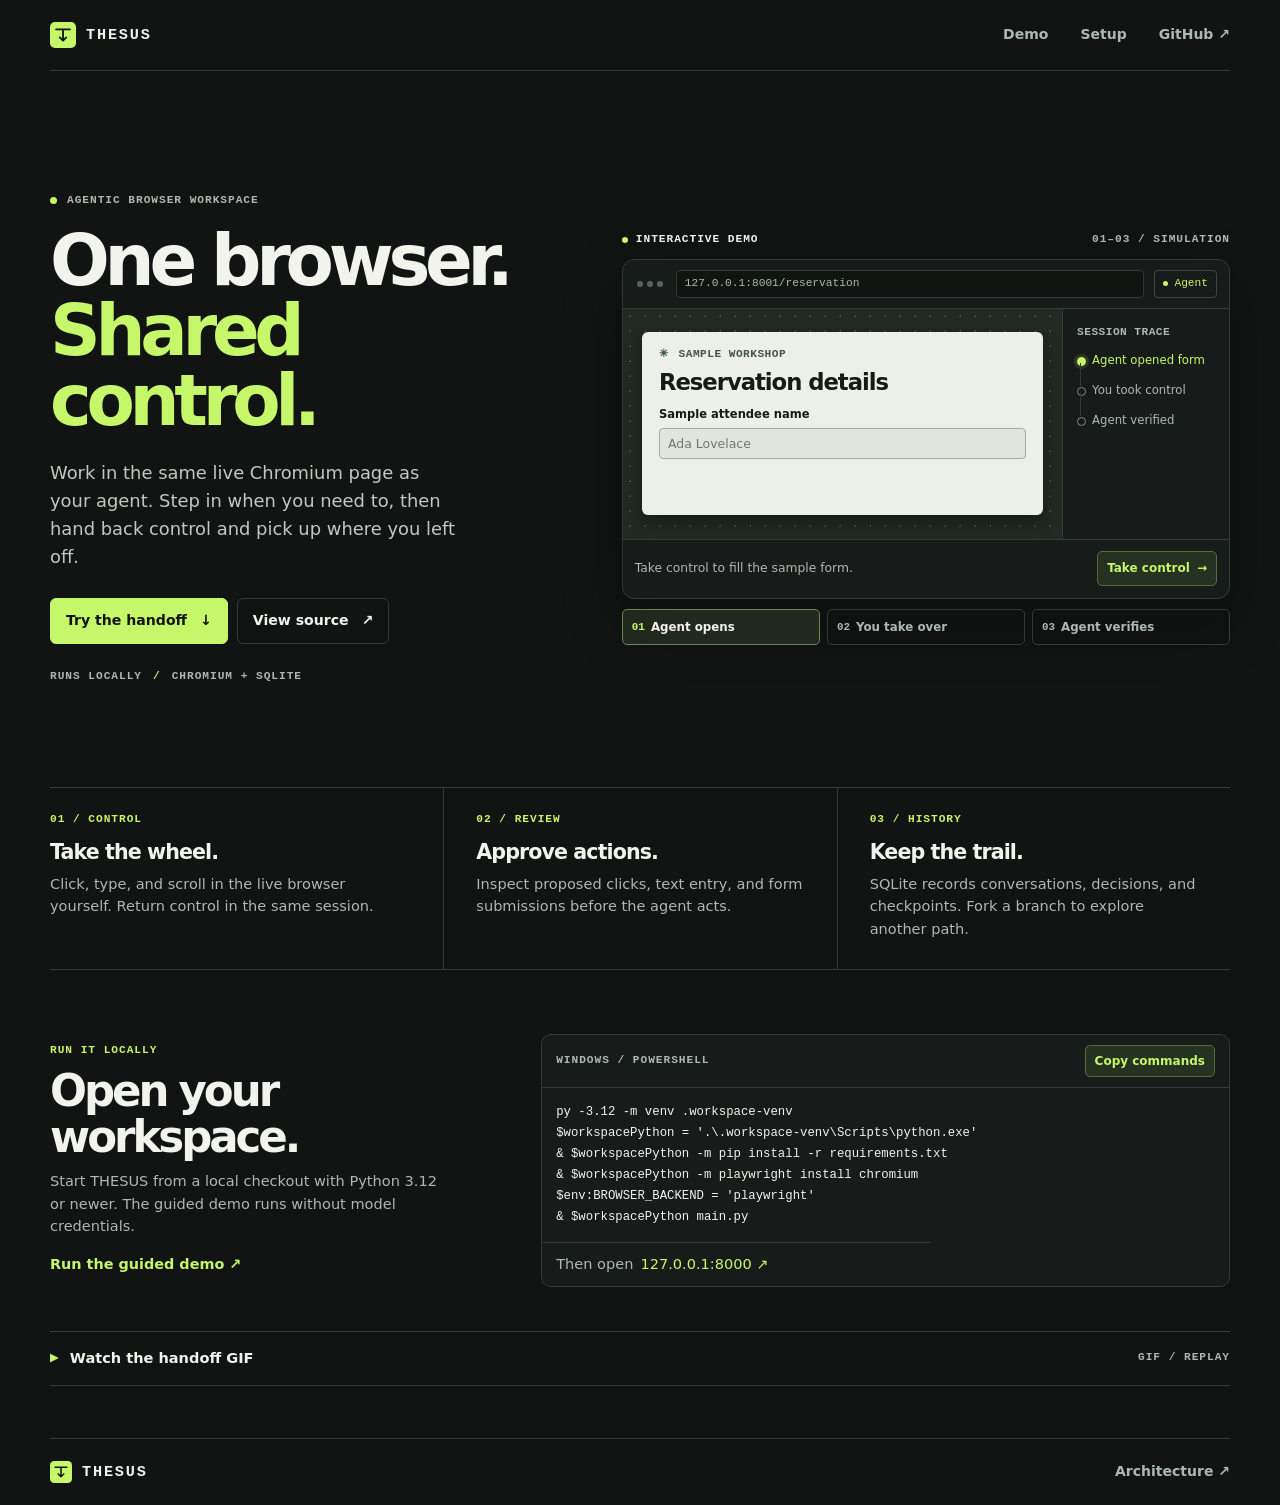
<file: docs/pages/index.html>
<!doctype html>
<html lang="en">
<head>
  <meta charset="utf-8">
  <meta name="viewport" content="width=device-width, initial-scale=1">
  <meta name="description" content="THESUS is a local workspace where you and an agent share control of a live Chromium browser.">
  <meta name="theme-color" content="#111413">
  <title>THESUS — One browser. Shared control.</title>
  <link rel="icon" href="assets/mark.svg" type="image/svg+xml">
  <link rel="stylesheet" href="styles.css">
  <script src="demo.js" defer></script>
</head>
<body>
  <a class="skip-link" href="#main">Skip to content</a>
  <header class="site-header wrap">
    <a class="wordmark" href="#main" aria-label="THESUS home"><img src="assets/mark.svg" width="26" height="26" alt="">THESUS</a>
    <nav aria-label="Main navigation">
      <a href="#demo">Demo</a>
      <a href="#setup">Setup</a>
      <a href="https://github.com/VonSchugel/thesus">GitHub <span aria-hidden="true">↗</span></a>
    </nav>
  </header>

  <main id="main" class="wrap">
    <section class="hero" aria-labelledby="headline">
      <div class="hero-copy">
        <p class="eyebrow"><span class="signal" aria-hidden="true"></span> Agentic browser workspace</p>
        <h1 id="headline">One browser.<br><em>Shared control.</em></h1>
        <p class="intro">Work in the same live Chromium page as your agent. Step in when you need to, then hand back control and pick up where you left off.</p>
        <div class="hero-actions">
          <a class="button button-primary" href="#demo">Try the handoff <span aria-hidden="true">↓</span></a>
          <a class="button button-quiet" href="https://github.com/VonSchugel/thesus">View source <span aria-hidden="true">↗</span></a>
        </div>
        <p class="hero-note">Runs locally <span aria-hidden="true">/</span> Chromium + SQLite</p>
      </div>

      <section id="demo" class="demo" data-phase="agent" aria-labelledby="demo-title">
        <div class="demo-heading">
          <h2 id="demo-title"><span class="signal" aria-hidden="true"></span> Interactive demo</h2>
          <span>01–03 / Simulation</span>
        </div>
        <div class="console" id="demo-console">
          <div class="chrome">
            <div class="chrome-dots" aria-hidden="true"><i></i><i></i><i></i></div>
            <span class="address" id="demo-address">127.0.0.1:8001/reservation</span>
            <span class="owner"><span class="signal" aria-hidden="true"></span><span id="demo-owner">Agent</span></span>
          </div>
          <div class="console-body">
            <div class="viewport">
              <div class="page" id="demo-page">
                <div class="page-kicker"><span aria-hidden="true">✳</span> Sample workshop</div>
                <h3 id="demo-page-title">Reservation details</h3>
                <form id="demo-form" autocomplete="off">
                  <label for="demo-name">Sample attendee name</label>
                  <input id="demo-name" placeholder="Ada Lovelace" maxlength="48" required disabled>
                  <button type="submit" id="demo-submit" hidden>Confirm reservation <span aria-hidden="true">↗</span></button>
                </form>
                <p id="demo-receipt" hidden></p>
              </div>
            </div>
            <div class="trace">
              <p class="trace-label">SESSION TRACE</p>
              <ol class="trace-events">
                <li data-event="0" class="current">Agent opened form</li>
                <li data-event="1">You took control</li>
                <li data-event="2">Agent verified</li>
              </ol>
            </div>
          </div>
          <div class="console-footer">
            <p id="demo-status" role="status">Take control to fill the sample form.</p>
            <button type="button" id="demo-action" hidden>Take control <span aria-hidden="true">→</span></button>
          </div>
        </div>
        <ol class="steps" aria-label="Explore the handoff steps" id="demo-steps" hidden>
          <li><button type="button" aria-pressed="true"><span>01</span> Agent opens</button></li>
          <li><button type="button" aria-pressed="false"><span>02</span> You take over</button></li>
          <li><button type="button" aria-pressed="false"><span>03</span> Agent verifies</button></li>
        </ol>
        <noscript><p class="demo-caption">The agent opens the reservation. You fill it in, submit it, and return control. The agent verifies the confirmation in the same browser.</p></noscript>
      </section>
    </section>

    <section class="features" aria-label="Workspace capabilities">
      <article>
        <p class="eyebrow">01 / Control</p>
        <h2>Take the wheel.</h2>
        <p>Click, type, and scroll in the live browser yourself. Return control in the same session.</p>
      </article>
      <article>
        <p class="eyebrow">02 / Review</p>
        <h2>Approve actions.</h2>
        <p>Inspect proposed clicks, text entry, and form submissions before the agent acts.</p>
      </article>
      <article>
        <p class="eyebrow">03 / History</p>
        <h2>Keep the trail.</h2>
        <p>SQLite records conversations, decisions, and checkpoints. Fork a branch to explore another path.</p>
      </article>
    </section>

    <section class="setup" id="setup" aria-labelledby="setup-title">
      <div>
        <p class="eyebrow">Run it locally</p>
        <h2 id="setup-title">Open your workspace.</h2>
        <p>Start THESUS from a local checkout with Python 3.12 or newer. The guided demo runs without model credentials.</p>
        <a class="text-link" href="https://github.com/VonSchugel/thesus#demonstrate-without-model-credentials">Run the guided demo <span aria-hidden="true">↗</span></a>
      </div>
      <div class="terminal">
        <div class="terminal-header">
          <span>Windows / PowerShell</span>
          <button type="button" id="copy-setup" hidden>Copy commands</button>
        </div>
        <pre tabindex="0" aria-label="Windows setup commands"><code id="setup-commands">py -3.12 -m venv .workspace-venv
$workspacePython = '.\.workspace-venv\Scripts\python.exe'
&amp; $workspacePython -m pip install -r requirements.txt
&amp; $workspacePython -m playwright install chromium
$env:BROWSER_BACKEND = 'playwright'
&amp; $workspacePython main.py</code></pre>
        <p class="terminal-note">Then open <a href="http://127.0.0.1:8000">127.0.0.1:8000 <span aria-hidden="true">↗</span></a></p>
      </div>
    </section>

    <details class="replay" id="replay">
      <summary><span class="replay-icon" aria-hidden="true">▶</span> Watch the handoff GIF <span class="replay-format">GIF / Replay</span></summary>
      <figure>
        <img id="replay-image" src="assets/handoff-poster.png" width="960" height="488" alt="Illustration of a sample reservation during a handoff from agent to human." loading="lazy">
        <figcaption>
          <span>The agent opens the form. You submit a sample reservation and return control. The agent verifies the confirmation.</span>
          <button type="button" id="toggle-replay" hidden>Play GIF</button>
          <noscript><a href="assets/handoff.gif">Open animated GIF</a></noscript>
        </figcaption>
      </figure>
    </details>
  </main>

  <footer class="site-footer wrap">
    <a class="wordmark" href="#main" aria-label="THESUS home"><img src="assets/mark.svg" width="22" height="22" alt="">THESUS</a>
    <a href="https://github.com/VonSchugel/thesus/blob/main/ARCHITECTURE.md">Architecture <span aria-hidden="true">↗</span></a>
  </footer>
</body>
</html>
</file>
<file: docs/pages/styles.css>
:root {
  color-scheme: dark;
  --bg: #111413;
  --panel: #171b19;
  --line: #333b36;
  --text: #f1f3ec;
  --muted: #aeb8b0;
  --accent: #c6f66a;
  --mono: ui-monospace, "Cascadia Mono", "SFMono-Regular", Consolas, monospace;
  font: 16px/1.55 system-ui, -apple-system, "Segoe UI", sans-serif;
  scroll-behavior: smooth;
}

* { box-sizing: border-box; }
[hidden] { display: none !important; }
body { margin: 0; background: var(--bg); color: var(--text); }
h1, h2, h3, p, ol, figure { margin: 0; }
a { color: inherit; text-decoration: none; }
button, input { font: inherit; }
button { cursor: pointer; }
button, summary, a, input { -webkit-tap-highlight-color: transparent; }
:focus-visible { outline: 2px solid var(--accent); outline-offset: 4px; }
section[id] { scroll-margin-top: 28px; }

.wrap { width: min(1180px, calc(100% - 96px)); margin-inline: auto; }
.site-header, .site-footer {
  display: flex;
  align-items: center;
  justify-content: space-between;
  gap: 16px;
  padding-block: 22px;
}
.site-header { border-bottom: 1px solid var(--line); }
.site-footer { border-top: 1px solid var(--line); }
.wordmark { display: inline-flex; align-items: center; gap: 10px; font: 700 .95rem var(--mono); letter-spacing: .12em; }
.wordmark img { display: block; }
nav { display: flex; align-items: center; gap: clamp(12px, 3vw, 32px); }
nav a, .site-footer > a:last-child { font-size: .875rem; font-weight: 600; color: var(--muted); }
nav a:hover, .site-footer > a:last-child:hover { color: var(--accent); }
.skip-link { position: absolute; z-index: 2; top: -5rem; left: 1rem; padding: .75rem 1rem; background: var(--accent); color: var(--bg); }
.skip-link:focus { top: 1rem; }

.hero {
  display: grid;
  grid-template-columns: minmax(0, .92fr) minmax(0, 1.08fr);
  gap: clamp(30px, 4.2vw, 68px);
  align-items: center;
  padding-block: clamp(72px, 9.5vw, 142px) clamp(64px, 8vw, 106px);
}
.eyebrow, .demo-heading, .hero-note, .page-kicker, .trace-label, .terminal-header, .replay-format {
  color: var(--muted);
  font: 600 .7rem/1.4 var(--mono);
  letter-spacing: .085em;
  text-transform: uppercase;
}
.eyebrow { display: flex; align-items: center; gap: 10px; }
.signal { display: inline-block; flex: none; width: 7px; height: 7px; border-radius: 50%; background: var(--accent); }
h1 { margin-block: 19px 23px; font-size: clamp(3.5rem, 5.5vw, 5.4rem); font-weight: 670; line-height: .99; letter-spacing: -.075em; }
h1 em { color: var(--accent); font-style: normal; }
.intro { max-width: 36ch; color: #c0c9c1; font-size: clamp(1rem, 1.4vw, 1.17rem); }
.hero-actions { display: flex; flex-wrap: wrap; align-items: center; gap: 9px; margin-top: 28px; }
.button { display: inline-flex; align-items: center; justify-content: center; gap: 13px; padding: 11px 15px; border: 1px solid var(--line); border-radius: 6px; font-size: .88rem; font-weight: 700; transition: background .16s ease, border-color .16s ease; }
.button-primary { color: var(--bg); background: var(--accent); border-color: var(--accent); }
.button-primary:hover { background: #defaab; border-color: #defaab; }
.button-quiet:hover { background: var(--panel); border-color: var(--muted); }
.hero-note { display: flex; align-items: center; gap: 11px; margin-top: 25px; }
.hero-note span { color: var(--accent); }

.demo { min-width: 0; }
.demo-heading { display: flex; justify-content: space-between; align-items: center; gap: 8px; margin-bottom: 11px; }
.demo-heading h2 { display: flex; align-items: center; gap: 8px; font: inherit; color: var(--text); }
.demo-heading .signal { width: 6px; height: 6px; }
.console { background: var(--panel); border: 1px solid var(--line); border-radius: 12px; overflow: hidden; box-shadow: 0 24px 60px #0507054d; }
.chrome {
  display: grid;
  grid-template-columns: auto minmax(0, 1fr) auto;
  align-items: center;
  gap: 10px;
  padding: 10px 12px;
  border-bottom: 1px solid var(--line);
  font: 500 .7rem/1.4 var(--mono);
}
.chrome-dots { display: flex; gap: 4px; padding-inline: 2px 3px; }
.chrome-dots i { width: 6px; height: 6px; border-radius: 50%; background: #59645d; }
.address { overflow: hidden; padding: 5px 8px; border: 1px solid #303a34; border-radius: 4px; color: var(--muted); background: #101512; white-space: nowrap; text-overflow: ellipsis; }
.owner { display: inline-flex; align-items: center; gap: 6px; padding: 5px 8px; border: 1px solid #3a4a37; border-radius: 4px; color: var(--accent); }
.owner .signal { width: 5px; height: 5px; }
[data-phase="human"] .owner { color: #f6d39a; border-color: #695332; }
[data-phase="human"] .owner .signal { background: currentColor; }

.console-body { display: grid; grid-template-columns: minmax(0, 1fr) minmax(125px, .38fr); }
.viewport {
  display: grid;
  align-items: center;
  min-height: 230px;
  padding: clamp(12px, 1.5vw, 23px);
  background: radial-gradient(#414c43 1px, transparent 1px) 0 0 / 15px 15px, #212923;
}
.page { min-height: 183px; padding: 15px 17px; border-radius: 6px; background: #edf0e8; color: #151b16; box-shadow: 0 7px 15px #090b0866; }
.page-kicker { color: #465347; letter-spacing: .04em; }
.page-kicker span { margin-right: 3px; color: #365530; }
.page h3 { margin-top: 6px; font-size: clamp(1.05rem, 1.8vw, 1.42rem); line-height: 1.2; letter-spacing: -.045em; }
.page form { display: grid; gap: 4px; margin-top: 10px; }
.page label { font-size: .72rem; font-weight: 650; }
.page input { width: 100%; padding: 5px 8px; background: #fbfcf7; color: #151b16; border: 1px solid #a1ab9e; border-radius: 4px; font-size: .78rem; }
.page input:disabled { opacity: 1; color: #465347; background: #e0e6db; }
.page input:focus-visible, .page button:focus-visible { outline-color: #365530; }
.page button { justify-self: start; margin-top: 3px; padding: 5px 8px; border: 0; border-radius: 4px; background: #243d24; color: white; font-size: .74rem; font-weight: 650; }
.page button:hover { background: #365530; }
.page > p { margin-top: 10px; color: #354b36; font-size: .84rem; overflow-wrap: anywhere; }

.trace { padding: 16px 11px 12px 14px; border-left: 1px solid var(--line); }
.trace-label { margin-bottom: 13px; letter-spacing: .04em; }
.trace-events { list-style: none; padding: 0; font-size: .73rem; line-height: 1.25; }
.trace-events li { position: relative; padding: 0 0 15px 15px; color: var(--muted); }
.trace-events li:not(:last-child)::after { content: ""; position: absolute; top: 10px; bottom: -3px; left: 3px; width: 1px; background: var(--line); }
.trace-events li::before { content: ""; position: absolute; top: 4px; left: 0; width: 7px; height: 7px; border: 1px solid #7b887e; border-radius: 50%; }
.trace-events .current { color: var(--accent); }
.trace-events .current::before, .trace-events .done::before { background: var(--accent); border-color: var(--accent); }
.trace-events .current::before { box-shadow: 0 0 0 3px #c6f66a22; }

.console-footer { display: flex; justify-content: space-between; align-items: center; gap: 10px; min-height: 59px; padding: 9px 12px; border-top: 1px solid var(--line); }
.console-footer p { color: var(--muted); font-size: .77rem; }
.console-footer button, .terminal button, .replay button { flex: none; padding: 7px 9px; border: 1px solid #536d39; border-radius: 5px; background: #253222; color: var(--accent); font-size: .75rem; font-weight: 700; }
.console-footer button:hover, .terminal button:hover, .replay button:hover { background: #33452c; }
.console-footer button span { margin-left: 3px; }
.steps { display: grid; grid-template-columns: repeat(3, minmax(0, 1fr)); gap: 7px; list-style: none; margin-top: 10px; padding: 0; }
.steps button { display: flex; align-items: center; gap: 6px; width: 100%; height: 100%; padding: 8px 6px 8px 9px; text-align: left; border: 1px solid var(--line); border-radius: 5px; background: transparent; color: var(--muted); font-size: .74rem; font-weight: 600; }
.steps button span { font: 600 .68rem var(--mono); }
.steps button[aria-pressed="true"] { border-color: #6d8453; background: #21291e; color: var(--text); }
.steps button:hover, .steps button[aria-pressed="true"] span { color: var(--accent); }
.demo-caption { margin-top: 12px; color: var(--muted); font-size: .84rem; }
.features { display: grid; grid-template-columns: repeat(3, minmax(0, 1fr)); border-block: 1px solid var(--line); }
.features article { padding: 24px clamp(16px, 2.5vw, 32px) 28px; }
.features article:first-child { padding-left: 0; }
.features article + article { border-left: 1px solid var(--line); }
.features .eyebrow, .setup .eyebrow { color: var(--accent); }
.features h2 { margin-block: 9px 4px; font-size: 1.29rem; letter-spacing: -.045em; }
.features article > p:last-child, .setup > div > p:not(.eyebrow) { max-width: 42ch; color: var(--muted); font-size: .91rem; }
.setup { display: grid; grid-template-columns: minmax(0, .8fr) minmax(0, 1.2fr); gap: 32px; align-items: center; padding-block: 64px 44px; }
.setup h2 { margin-block: 9px 10px; font-size: clamp(2rem, 3.4vw, 3.15rem); line-height: 1.06; letter-spacing: -.07em; }
.text-link { display: inline-flex; align-items: center; gap: 5px; margin-top: 15px; color: var(--accent); font-size: .9rem; font-weight: 650; }
.text-link:hover, .terminal-note a:hover { text-decoration: underline; }
.terminal { min-width: 0; border: 1px solid var(--line); border-radius: 10px; background: var(--panel); }
.terminal-header, .terminal-note { display: flex; flex-wrap: wrap; align-items: center; gap: 7px; padding: 10px 14px; }
.terminal-header { justify-content: space-between; border-bottom: 1px solid var(--line); }
.terminal button { text-transform: none; letter-spacing: normal; font-family: system-ui, sans-serif; }
.terminal pre { margin: 0; padding: 14px; overflow-x: auto; color: var(--text); font: .77rem/1.7 var(--mono); }
.terminal code { font: inherit; }
.terminal-note { border-top: 1px solid var(--line); color: var(--muted); font-size: .76rem; }
.terminal-note a { color: var(--accent); }

.replay { margin-bottom: 52px; border-block: 1px solid var(--line); }
.replay summary { display: flex; align-items: center; gap: 11px; min-height: 53px; cursor: pointer; list-style: none; font-size: .91rem; font-weight: 650; }
.replay summary::-webkit-details-marker { display: none; }
.replay summary:hover, .replay-icon { color: var(--accent); }
.replay-icon { font-size: .72rem; transition: transform .16s ease; }
.replay[open] .replay-icon { transform: rotate(90deg); }
.replay-format { margin-left: auto; }
.replay figure { max-width: 760px; padding-block: 4px 16px; }
.replay img { display: block; width: 100%; height: auto; border-radius: 8px; }
.replay figcaption { display: flex; flex-wrap: wrap; align-items: center; justify-content: space-between; gap: 9px; margin-top: 10px; color: var(--muted); font-size: .84rem; }
.replay figcaption a { color: var(--accent); }

@media (max-width: 1000px) {
  .wrap { width: calc(100% - 56px); }
  .hero { gap: 30px; }
  h1 { font-size: clamp(2.95rem, 6vw, 4.4rem); }
}

@media (max-width: 780px) {
  .wrap { width: min(620px, calc(100% - 40px)); }
  .hero { grid-template-columns: minmax(0, 1fr); gap: 44px; padding-block: 62px 52px; }
  h1 { font-size: clamp(3rem, 9vw, 4.6rem); }
  .features article { padding-inline: 14px; }
  .setup { grid-template-columns: minmax(0, 1fr); gap: 23px; padding-top: 45px; }
}

@media (max-width: 490px) {
  .site-header, .site-footer { padding-block: 16px; }
  .wordmark { gap: 7px; font-size: .82rem; }
  nav a, .site-footer > a:last-child { font-size: .8rem; }
  .hero { padding-top: 45px; }
  .console-body { grid-template-columns: minmax(0, 1fr); }
  .viewport { min-height: 207px; }
  .trace { padding: 9px 10px 10px; border-left: 0; border-top: 1px solid var(--line); }
  .trace-label { margin-bottom: 6px; }
  .trace-events { display: grid; grid-template-columns: repeat(3, minmax(0, 1fr)); gap: 4px; font-size: .68rem; }
  .trace-events li { padding: 0 0 0 10px; }
  .trace-events li::before { width: 5px; height: 5px; }
  .trace-events li::after { display: none; }
  .steps button { gap: 4px; padding-inline: 5px; font-size: .69rem; }
  .features { grid-template-columns: minmax(0, 1fr); }
  .features article { padding: 20px 0; }
  .features article + article { border-left: 0; border-top: 1px solid var(--line); }
}

@media (max-width: 370px) {
  h1 { font-size: clamp(2.45rem, 12vw, 3rem); }
}

@media (prefers-reduced-motion: reduce) {
  *, *::before, *::after { scroll-behavior: auto !important; animation: none !important; transition: none !important; }
}
</file>
